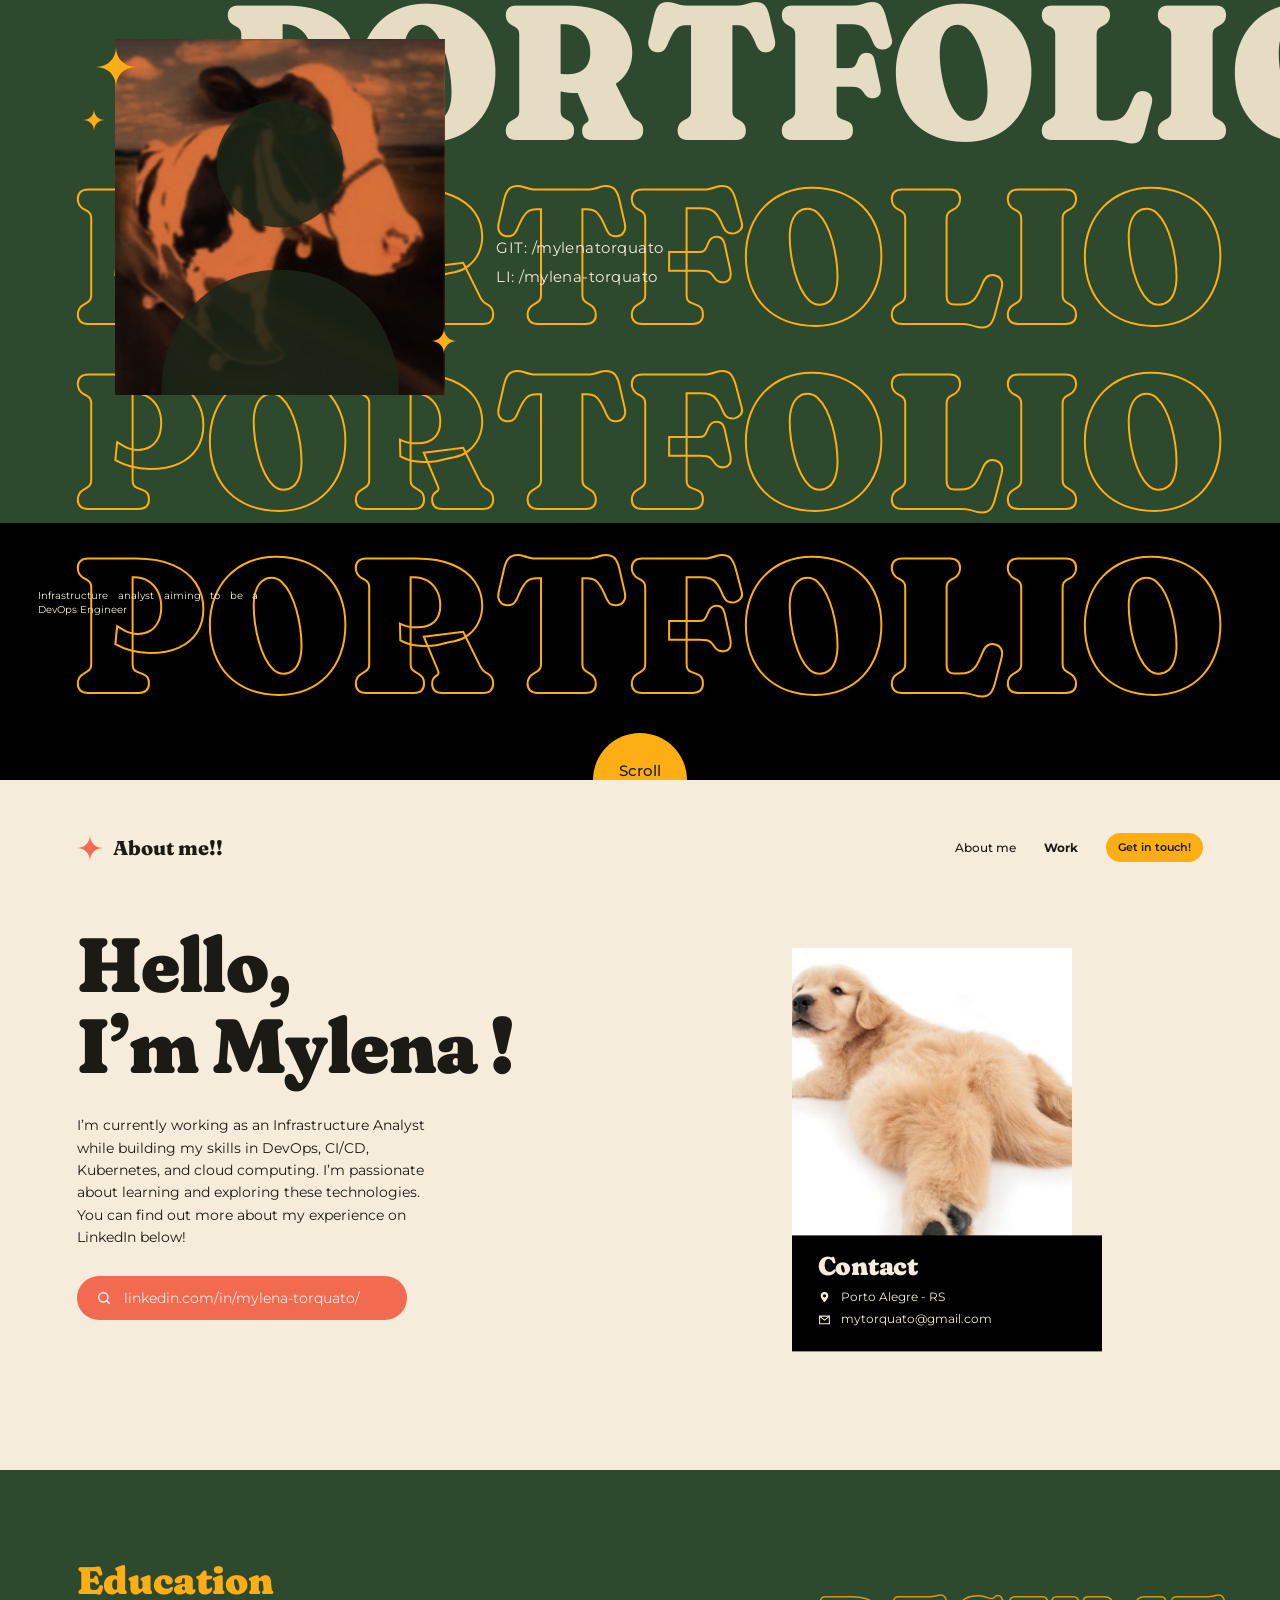
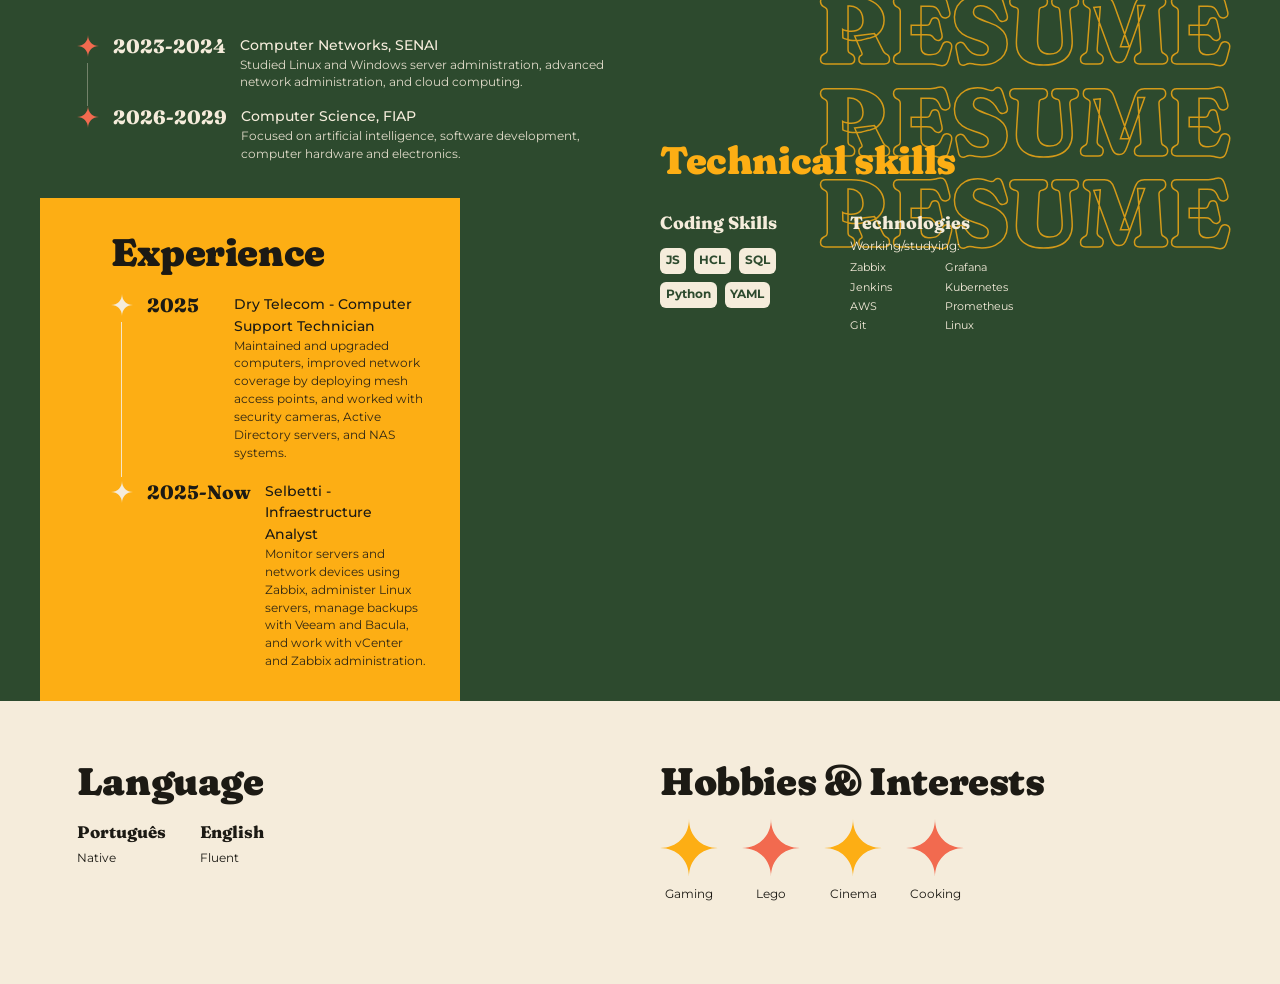
<file: index.html>
<!DOCTYPE html>
<html lang="pt-BR">
<head>
  <meta charset="UTF-8">
  <meta name="viewport" content="width=device-width, initial-scale=1">
  <title>Portfolio | Mylena Torquato</title>
  <meta name="description" content="Lorem ipsum dolor sit amet, consectetur adipiscing elit.">

  <link rel="preconnect" href="https://fonts.googleapis.com">
  <link rel="preconnect" href="https://fonts.gstatic.com" crossorigin>
  <link href="https://fonts.googleapis.com/css2?family=Fraunces:opsz,wght,SOFT@9..144,700..900,100&family=Montserrat:wght@400;500;600&display=swap" rel="stylesheet">
  <link rel="stylesheet" href="style.css">
</head>
<body>

  <!-- Ícone de estrela reutilizável -->
  <svg width="0" height="0" style="position:absolute" aria-hidden="true">
    <symbol id="star" viewBox="0 0 24 24">
      <path d="M12 0C12 7 17 12 24 12C17 12 12 17 12 24C12 17 7 12 0 12C7 12 12 7 12 0Z"/>
    </symbol>
  </svg>

  <!-- ================= HERO ================= -->
  <header class="hero" id="top">
    <div class="hero-green"></div>
    <div class="hero-black"></div>

    <div class="hero-words" aria-hidden="true">
      <span class="w-solid">PORTFOLIO</span>
      <span class="w-outline">PORTFOLIO</span>
      <span class="w-outline">PORTFOLIO</span>
      <span class="w-outline">PORTFOLIO</span>
    </div>
    <h1 class="sr-only">Portfolio</h1>

    <div class="hero-photo">
      <img src="assets/vaca.jpg" alt="foto">
      <svg class="silhouette" viewBox="0 0 200 260" aria-hidden="true">
        <circle cx="100" cy="85" r="48"/>
        <path d="M10 260c0-60 40-95 90-95s90 35 90 95z"/>
      </svg>
    </div>

    <svg class="star star-lg" aria-hidden="true"><use href="#star"/></svg>
    <svg class="star star-sm" aria-hidden="true"><use href="#star"/></svg>
    <svg class="star star-md" aria-hidden="true"><use href="#star"/></svg>

    <ul class="hero-links">
      <li>GIT: /mylenatorquato</li>
      <li>LI: /mylena-torquato</li>
    </ul>

    <p class="hero-note">Infrastructure analyst aiming to be a DevOps Engineer </p>

    <a href="#about" class="scroll-btn" data-scroll>Scroll<br>down</a>
  </header>

  <!-- ================= NAV ================= -->
  <nav class="nav" aria-label="Principal">
    <a href="#top" class="logo" data-scroll>
      <svg class="star" aria-hidden="true"><use href="#star"/></svg>
      About me!!
    </a>
    <div class="nav-links">
      <a href="#about" data-scroll>About me</a>
      <a href="#work" data-scroll>Work</a>
      <a href="#contact" class="pill pill-yellow" data-scroll>Get in touch!</a>
    </div>
  </nav>

  <main>
    <!-- ================= ABOUT ================= -->
    <section class="about" id="about">
      <div class="about-text">
        <h2 class="display">Hello,<br>I’m Mylena !</h2>
        <p>I’m currently working as an Infrastructure Analyst while building my skills in DevOps, CI/CD, Kubernetes, and cloud computing. I’m passionate about learning and exploring these technologies. You can find out more about my experience on LinkedIn below!</p>
        <a class="search-pill" href="https://www.linkedin.com/in/mylena-torquato/" target="_blank" rel="noopener">
          <svg viewBox="0 0 24 24" width="16" height="16" fill="none" stroke="currentColor" stroke-width="2.4" stroke-linecap="round"><circle cx="11" cy="11" r="7"/><path d="M20 20l-4-4"/></svg>
          linkedin.com/in/mylena-torquato/
        </a>
      </div>

      <div class="about-visual">
        <div class="portrait">
          <span class="portrait-circle"></span>
          <img src="assets/auau.jpg" alt="cachorro"> 
            <circle cx="100" cy="85" r="48"/>
            <path d="M10 260c0-60 40-95 90-95s90 35 90 95z"/>
          </svg>
        </div>

        <div class="contact" id="contact">
          <h3 class="display">Contact</h3>
          <ul>
            <li>
              <svg viewBox="0 0 24 24" aria-hidden="true"><path d="M12 22s7-6.5 7-12a7 7 0 10-14 0c0 5.5 7 12 7 12zm0-9a3 3 0 110-6 3 3 0 010 6z"/></svg>
              Porto Alegre - RS
            </li>
            <li>
              <svg viewBox="0 0 24 24" aria-hidden="true"><path d="M3 5h18v14H3zm1.5 1.5l7.5 6 7.5-6" fill="none" stroke="currentColor" stroke-width="2"/></svg>
              mytorquato@gmail.com
            </li>
          </ul>
        </div>
      </div>
    </section>

    <!-- ================= RESUME ================= -->
    <section class="resume" id="work">
      <div class="resume-left">
        <h2 class="heading yellow">Education</h2>
        <ol class="timeline timeline-light">
          <li>
            <svg class="star" aria-hidden="true"><use href="#star"/></svg>
            <time>2023-2024</time>
            <div><strong>Computer Networks, SENAI</strong><span>Studied Linux and Windows server administration, advanced network administration, and cloud computing.</span></div>
          </li>
          <li>
            <svg class="star" aria-hidden="true"><use href="#star"/></svg>
            <time>2026-2029</time>
            <div><strong>Computer Science, FIAP</strong><span>Focused on artificial intelligence, software development, computer hardware and electronics.
          </li>
        </ol>

        <div class="experience">
          <h2 class="heading">Experience</h2>
          <ol class="timeline timeline-dark">
            <li>
              <svg class="star" aria-hidden="true"><use href="#star"/></svg>
              <time>2025</time>
              <div><strong>Dry Telecom - Computer Support Technician </strong><span>Maintained and upgraded computers, improved network coverage by deploying mesh access points, and worked with security cameras, Active Directory servers, and NAS systems.</span></div>
            </li>
            <li>
              <svg class="star" aria-hidden="true"><use href="#star"/></svg>
              <time>2025-Now</time>
              <div><strong>Selbetti - Infraestructure Analyst</strong><span>Monitor servers and network devices using Zabbix, administer Linux servers, manage backups with Veeam and Bacula, and work with vCenter and Zabbix administration.</span></div>
            </li>

          </ol>
        </div>
      </div>

      <div class="resume-right">
        <div class="outline-words" aria-hidden="true">
          <span>RESUME</span><span>RESUME</span><span>RESUME</span>
        </div>

        <h2 class="heading yellow skills-title">Technical skills</h2>

        <div class="skills-grid">
          <div>
            <h3 class="subheading">Coding Skills</h3>
            <ul class="badges">
              <li>JS</li><li>HCL</li><li>SQL</li><li>Python</li><li>YAML</li>
            </ul>
          </div>
          <div>
            <h3 class="subheading">Technologies</h3>
            <p class="small">Working/studying:</p>
            <ul class="code-list">
              <li>Zabbix</li><li>Grafana</li><li>Jenkins</li><li>Kubernetes</li><li>AWS</li><li>Prometheus</li><li>Git</li><li>Linux</li>
            </ul>
          </div>
        </div>
      </div>
    </section>

    <!-- ================= EXTRA ================= -->
    <section class="extra">
      <div class="extra-col">
        <h2 class="heading">Language</h2>
        <ul class="langs">
          <li><strong>Português</strong><span>Native</span></li>
          <li><strong>English</strong><span>Fluent</span></li>
        </ul>
      </div>

      <div class="extra-col">
        <h2 class="heading">Hobbies &amp; Interests</h2>
        <ul class="hobbies">
          <li class="hobby"><svg class="star" aria-hidden="true"><use href="#star"/></svg><span>Gaming</span></li>
          <li class="hobby"><svg class="star" aria-hidden="true"><use href="#star"/></svg><span>Lego</span></li>
          <li class="hobby"><svg class="star" aria-hidden="true"><use href="#star"/></svg><span>Cinema</span></li>
          <li class="hobby"><svg class="star" aria-hidden="true"><use href="#star"/></svg><span>Cooking</span></li>
        </ul>
      </div>
    </section>
  </main>


  <script src="script.js"></script>
</body>
</html>
</file>
<file: style.css>
/* =========================================================
   PALETA (extraída da referência) — edite aqui para trocar tudo
   ========================================================= */
:root {
  --green:  #2d4a2e;   /* verde escuro */
  --cream:  #f5ecdb;   /* creme de fundo */
  --yellow: #fdae14;   /* amarelo */
  --orange: #d9703a;   /* laranja da foto do hero */
  --coral:  #f26a4f;   /* coral (estrelas, barra do LinkedIn) */
  --black:  #000000;
  --ink:    #1c1a14;   /* texto sobre fundo creme */

  --font-display: "Fraunces", Georgia, serif;
  --font-body: "Montserrat", system-ui, sans-serif;

  --pad-x: clamp(20px, 6vw, 88px);
}

/* ================= BASE ================= */
*, *::before, *::after { box-sizing: border-box; }
html { scroll-behavior: smooth; }
body {
  margin: 0;
  font-family: var(--font-body);
  color: var(--ink);
  background: var(--cream);
  line-height: 1.55;
  overflow-x: hidden;
}
img, svg { max-width: 100%; display: block; }
ul, ol { list-style: none; margin: 0; padding: 0; }
h1, h2, h3, p { margin: 0; }
a { color: inherit; text-decoration: none; }
:focus-visible { outline: 3px solid var(--coral); outline-offset: 3px; }

.sr-only {
  position: absolute; width: 1px; height: 1px; overflow: hidden;
  clip: rect(0 0 0 0); white-space: nowrap;
}

.star { width: 22px; height: 22px; fill: currentColor; flex: none; }

.display, .heading {
  font-family: var(--font-display);
  font-weight: 900;
  font-variation-settings: "SOFT" 100;
  line-height: 1.05;
  letter-spacing: -0.01em;
}
.display { font-size: clamp(2.8rem, 6vw, 5rem); }
.heading { font-size: clamp(1.8rem, 3vw, 2.4rem); }
.heading.yellow { color: var(--yellow); }
.subheading { font-family: var(--font-display); font-weight: 800; font-size: 1.1rem; }
.small { font-size: .78rem; }

.pill {
  display: inline-flex; align-items: center; justify-content: center;
  padding: .55em 1.3em; border-radius: 999px;
  font-size: .8rem; font-weight: 600; white-space: nowrap;
}
.pill-yellow { background: var(--yellow); color: var(--ink); }
.pill-black  { background: var(--black);  color: var(--cream); }

/* ================= HERO ================= */
.hero {
  position: relative;
  height: min(100vh, 780px);
  min-height: 560px;
  overflow: hidden;
  background: var(--black);
}
.hero-green { position: absolute; inset: 0 0 33% 0; background: var(--green); }
.hero-black { position: absolute; inset: 67% 0 0 0; background: var(--black); }

.hero-words {
  position: absolute; left: 21%; top: -.12em;
  display: flex; flex-direction: column;
  font-family: var(--font-display);
  font-weight: 900;
  font-variation-settings: "SOFT" 100;
  font-size: clamp(90px, 15vw, 210px);
  line-height: .98;
  white-space: nowrap;
  pointer-events: none;
}
.hero-words .w-solid { color: #e6dcc4; margin-left: -4%; }
.hero-words .w-outline {
  color: transparent;
  -webkit-text-stroke: 2px var(--yellow);
  margin-left: 0;
  margin-top: -.02em;
}
/* Os outlines começam escondidos atrás da foto, igual à referência */
.hero-words .w-outline { margin-left: -17%; }

.hero-photo {
  position: absolute; left: 9%; top: 5%;
  width: min(36%, 330px); aspect-ratio: 1 / 1.08;
  background: var(--orange);
  overflow: hidden;
}
.hero-photo img { width: 100%; height: 100%; object-fit: cover; mix-blend-mode: multiply; }
.silhouette { position: absolute; bottom: 0; left: 50%; width: 80%; transform: translateX(-50%); fill: rgba(28, 38, 24, .85); }

.hero .star { position: absolute; fill: var(--yellow); }
.hero .star-lg { width: 40px; height: 40px; left: 7.5%; top: 6%; }
.hero .star-sm { width: 22px; height: 22px; left: 6.5%; top: 14%; }
.hero .star-md { width: 26px; height: 26px; left: calc(9% + min(36%, 330px) - 14px); top: calc(5% + min(36%, 330px) * 1.08 - 14px); }

.hero-links {
  position: absolute; left: calc(9% + min(36%, 330px) + 4%); top: 30%;
  color: var(--cream); font-size: .95rem; line-height: 1.9; letter-spacing: .03em;
}

.hero-note {
  position: absolute; left: 3%; bottom: 21%;
  max-width: 220px; font-size: .62rem; line-height: 1.35;
  color: var(--cream); text-align: justify;
}

.scroll-btn {
  position: absolute; left: 50%; bottom: 0; transform: translate(-50%, 50%);
  width: 94px; height: 94px; border-radius: 50%;
  background: var(--yellow); color: var(--ink);
  display: grid; place-items: center; text-align: center;
  font-weight: 500; font-size: .95rem; line-height: 1.2;
  z-index: 5;
  transition: transform .25s ease;
}
.scroll-btn:hover { transform: translate(-50%, 50%) scale(1.07); }

/* ================= NAV ================= */
.nav {
  position: relative; z-index: 4;
  display: flex; justify-content: space-between; align-items: center;
  padding: 22px var(--pad-x) 22px;
  padding-top: 52px;
  background: var(--cream);
}
.logo { display: flex; align-items: center; gap: 10px; font-family: var(--font-display); font-weight: 800; font-size: 1.25rem; }
.logo .star { color: var(--coral); width: 26px; height: 26px; }
.nav-links { display: flex; align-items: center; gap: 28px; font-size: .78rem; font-weight: 500; }
.nav-links a:not(.pill):hover { text-decoration: underline; text-underline-offset: 5px; }
.nav-links .pill { padding: .5em 1.1em; font-size: .7rem; }

/* ================= ABOUT ================= */
.about {
  position: relative; z-index: 3;
  display: grid; grid-template-columns: 1fr 1fr; align-items: center;
  gap: 40px;
  padding: 40px var(--pad-x) 150px;
  background: var(--cream);
}
.about-text { display: grid; gap: 28px; max-width: 460px; }
.about-text p { font-size: .9rem; max-width: 40ch; }

.search-pill {
  display: flex; align-items: center; gap: 12px;
  width: 100%; max-width: 330px;
  padding: .85em 1.4em; border-radius: 999px;
  background: var(--coral); color: rgba(255, 255, 255, .85);
  font-size: .85rem;
  transition: filter .2s;
}
.search-pill:hover { filter: brightness(1.07); }

.about-visual { position: relative; justify-self: center; width: min(100%, 280px); padding-bottom: 0; }
.portrait {
  position: relative; width: 100%; aspect-ratio: 1 / 1.25;
  background: var(--green); overflow: hidden;
}
.portrait-circle {
  position: absolute; width: 62%; aspect-ratio: 1; border-radius: 50%;
  background: var(--cream); left: 50%; top: 22%; transform: translateX(-50%);
}
.portrait img { position: absolute; inset: 0; width: 100%; height: 100%; object-fit: cover; }
.portrait .silhouette { width: 78%; fill: #1d2a1e; }

.tag { position: absolute; font-size: .72rem; }
.tag-date   { left: -70px; top: 22%; }
.tag-nation { right: -50px; top: 56%; }

.contact {
  position: absolute; left: 0; right: -30px; bottom: 0;
  transform: translateY(46%);
  background: var(--black); color: var(--cream);
  padding: 18px 26px 22px;
  z-index: 6;
}
.contact h3 { font-size: 1.6rem; margin-bottom: 8px; }
.contact ul { display: grid; gap: 4px; font-size: .75rem; }
.contact li { display: flex; align-items: center; gap: 10px; }
.contact svg { width: 13px; height: 13px; fill: currentColor; flex: none; }

/* ================= RESUME ================= */
.resume {
  position: relative; z-index: 1;
  display: grid; grid-template-columns: 1fr 1fr;
  background: var(--green); color: var(--cream);
  padding: 90px var(--pad-x) 0;
  gap: 40px;
  overflow: hidden;
}
.resume-left { display: grid; align-content: start; gap: 34px; }

.timeline { display: grid; gap: 14px; position: relative; }
.timeline li {
  display: grid; grid-template-columns: auto auto 1fr; align-items: start; gap: 14px;
  position: relative;
}
.timeline li:not(:last-child)::after {
  content: ""; position: absolute; left: 10px; top: 28px; bottom: -14px; width: 1.5px;
  background: currentColor; opacity: .35;
}
.timeline time {
  font-family: var(--font-display); font-weight: 800; font-size: 1.2rem; line-height: 1.2;
  min-width: 5.2ch;
}
.timeline strong { display: block; font-weight: 500; font-size: .88rem; }
.timeline span { display: block; font-size: .72rem; opacity: .9; }
.timeline-light .star { color: var(--coral); }
.timeline-dark  .star { color: var(--cream); }
.timeline-orange .star { color: var(--coral); }

.experience {
  background: var(--yellow); color: var(--ink);
  margin-left: calc(-1 * var(--pad-x) + 40px);
  padding: 34px 34px 30px var(--pad-x);
  padding-left: calc(var(--pad-x) - 40px + 34px);
  display: grid; gap: 22px;
  margin-bottom: 0;
  max-width: 420px;
}
.experience .timeline { gap: 18px; }
.experience .timeline li:not(:last-child)::after { background: var(--cream); opacity: .9; }
.chips { display: flex; flex-wrap: wrap; gap: 10px; }
.chips .pill { font-size: .72rem; padding: .7em 1.4em; }

.resume-right { position: relative; display: grid; align-content: start; gap: 28px; padding-bottom: 60px; padding-top: 70px; }
.outline-words {
  position: absolute; right: -5%; top: 24px;
  display: flex; flex-direction: column;
  font-family: var(--font-display); font-weight: 900; font-variation-settings: "SOFT" 100;
  font-size: clamp(54px, 7.5vw, 110px); line-height: .95;
  color: transparent; -webkit-text-stroke: 1.5px var(--yellow);
  opacity: .8;
  z-index: 0;
  pointer-events: none;
}
.resume-right > *:not(.outline-words) { position: relative; z-index: 1; }
.skills-title { margin-top: 110px; }

.skills-grid { display: grid; grid-template-columns: 1fr 1fr; gap: 20px; max-width: 360px; }
.badges { display: flex; flex-wrap: wrap; gap: 8px; margin-top: 12px; max-width: 130px; }
.badges li {
  background: var(--cream); color: var(--green);
  border-radius: 6px; padding: .35em .5em; font-size: .72rem; font-weight: 700;
}
.code-list { display: grid; grid-template-columns: 1fr 1fr; gap: 2px 20px; margin-top: 4px; font-size: .7rem; }
.code-list li:nth-child(5) { grid-column: 1; }
.chips-skills { max-width: 360px; margin-top: 10px; }

/* ================= EXTRA ================= */
.extra {
  display: grid; grid-template-columns: 1fr 1fr; gap: 40px;
  padding: 60px var(--pad-x) 80px;
  background: var(--cream);
}
.extra-col { display: grid; align-content: start; gap: 18px; }
.langs { display: flex; flex-wrap: wrap; gap: 14px 34px; }
.langs strong { display: block; font-family: var(--font-display); font-weight: 800; font-size: 1.05rem; }
.langs span { font-size: .75rem; }
.activities-title { margin-top: 30px; }
.timeline-orange time { font-size: 1.3rem; }

.hobbies { display: flex; flex-wrap: wrap; gap: 18px 24px; }
.hobby { display: grid; justify-items: center; gap: 8px; font-size: .75rem; }
.hobby .star {
  width: 58px; height: 58px; padding: 0;
  color: var(--yellow);
}
.hobby:nth-child(even) .star { color: var(--coral); }

.footer { background: var(--black); color: var(--cream); text-align: center; padding: 22px; font-size: .75rem; }

/* ================= ANIMAÇÃO (apenas o hero, uma vez) ================= */
@media (prefers-reduced-motion: no-preference) {
  .hero-words .w-outline { animation: slide-in .9s cubic-bezier(.2, .7, .2, 1) both; }
  .hero-words .w-outline:nth-child(3) { animation-delay: .12s; }
  .hero-words .w-outline:nth-child(4) { animation-delay: .24s; }
  @keyframes slide-in { from { opacity: 0; transform: translateX(60px); } to { opacity: 1; transform: none; } }
}
@media (prefers-reduced-motion: reduce) {
  html { scroll-behavior: auto; }
}

/* ================= RESPONSIVO ================= */
@media (max-width: 900px) {
  .about, .resume, .extra { grid-template-columns: 1fr; }
  .about { padding-bottom: 170px; }
  .about-visual { margin-top: 20px; }
  .tag-date { left: -20px; }
  .tag-nation { right: -20px; }
  .contact { right: -20px; }

  .experience { margin-left: calc(-1 * var(--pad-x)); padding-left: var(--pad-x); max-width: none; margin-right: calc(-1 * var(--pad-x)); }
  .resume-right { padding-top: 110px; }
  .outline-words { right: 0; }
  .skills-title { margin-top: 70px; }
}

@media (max-width: 640px) {
  .hero { min-height: 520px; }
  .hero-photo { left: 6%; width: 60%; top: 8%; }
  .hero .star-md { left: calc(6% + 60% - 14px); top: calc(8% + 60% * 1.08 - 14px); }
  .hero-words { left: 6%; font-size: 22vw; }
  .hero-words .w-outline { margin-left: 0; }
  .hero-links { left: 6%; top: auto; bottom: 36%; }
  .hero-note { left: 6%; bottom: 14%; max-width: 70%; }
  .nav-links a:not(.pill) { display: none; }
  .nav { padding-top: 62px; }
}
</file>
